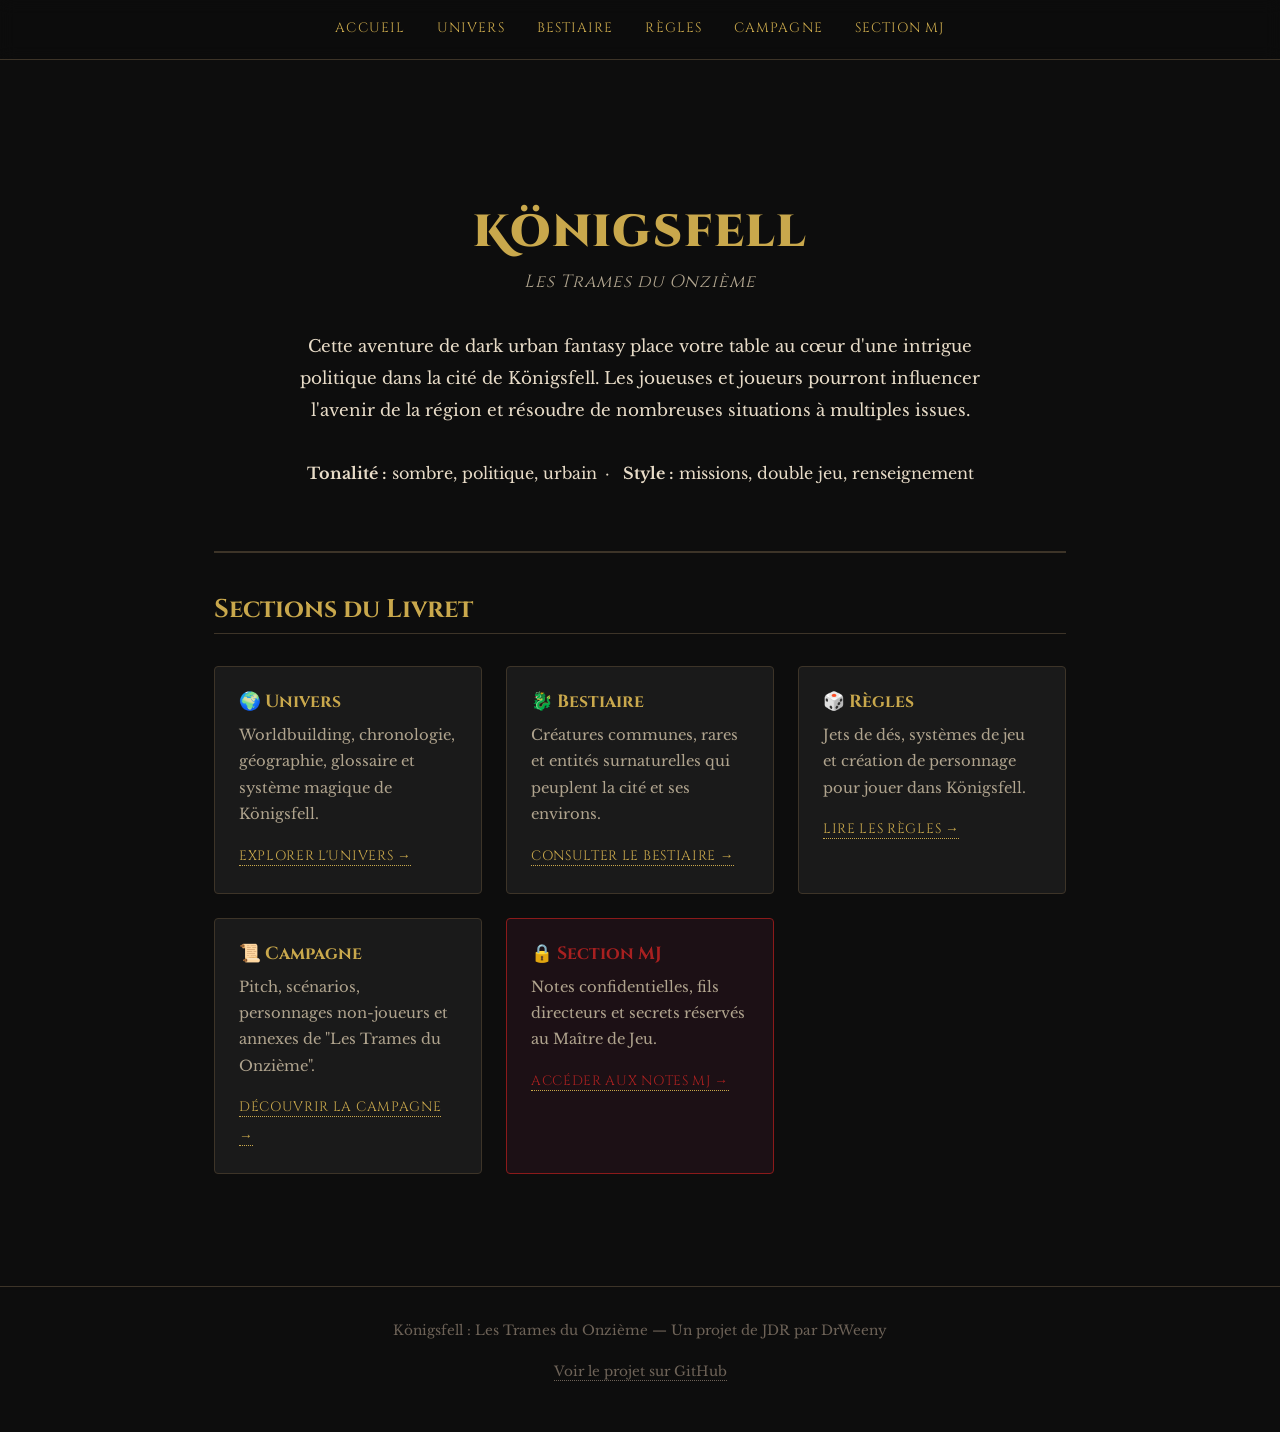
<file: index.html>
<!DOCTYPE html>
<html lang="fr">
<head>
  <meta charset="UTF-8">
  <meta name="viewport" content="width=device-width, initial-scale=1.0">
  <title>Königsfell : Les Trames du Onzième</title>
  <link rel="stylesheet" href="_assets/css/style.css">
</head>
<body>

  <nav>
    <ul>
      <li><a href="index.html">Accueil</a></li>
      <li><a href="univers/index.html">Univers</a></li>
      <li><a href="bestiaire/creatures.md">Bestiaire</a></li>
      <li><a href="regles/jets-de-des.md">Règles</a></li>
      <li><a href="campagnes/trames-du-onzieme/pitch.md">Campagne</a></li>
      <li><a href="mj/notes.md">Section MJ</a></li>
    </ul>
  </nav>

  <div class="container">

    <div class="hero">
      <h1>Königsfell</h1>
      <p class="subtitle">Les Trames du Onzième</p>
      <p class="pitch">
        Cette aventure de dark urban fantasy place votre table au cœur d'une intrigue
        politique dans la cité de Königsfell. Les joueuses et joueurs pourront influencer
        l'avenir de la région et résoudre de nombreuses situations à multiples issues.
      </p>
      <p>
        <strong>Tonalité :</strong> sombre, politique, urbain&ensp;·&ensp;
        <strong>Style :</strong> missions, double jeu, renseignement
      </p>
    </div>

    <h2>Sections du Livret</h2>

    <div class="sections-grid">

      <div class="section-card">
        <h3>🌍 Univers</h3>
        <p>Worldbuilding, chronologie, géographie, glossaire et système magique de Königsfell.</p>
        <a href="univers/index.html">Explorer l'univers →</a>
      </div>

      <div class="section-card">
        <h3>🐉 Bestiaire</h3>
        <p>Créatures communes, rares et entités surnaturelles qui peuplent la cité et ses environs.</p>
        <a href="bestiaire/creatures.md">Consulter le bestiaire →</a>
      </div>

      <div class="section-card">
        <h3>🎲 Règles</h3>
        <p>Jets de dés, systèmes de jeu et création de personnage pour jouer dans Königsfell.</p>
        <a href="regles/jets-de-des.md">Lire les règles →</a>
      </div>

      <div class="section-card">
        <h3>📜 Campagne</h3>
        <p>Pitch, scénarios, personnages non-joueurs et annexes de "Les Trames du Onzième".</p>
        <a href="campagnes/trames-du-onzieme/pitch.md">Découvrir la campagne →</a>
      </div>

      <div class="section-card mj-card">
        <h3>🔒 Section MJ</h3>
        <p>Notes confidentielles, fils directeurs et secrets réservés au Maître de Jeu.</p>
        <a href="mj/notes.md">Accéder aux notes MJ →</a>
      </div>

    </div>

  </div>

  <footer>
    <p>Königsfell : Les Trames du Onzième — Un projet de JDR par DrWeeny</p>
    <p><a href="https://github.com/DrWeeny/Konigsfell">Voir le projet sur GitHub</a></p>
  </footer>

</body>
</html>
</file>
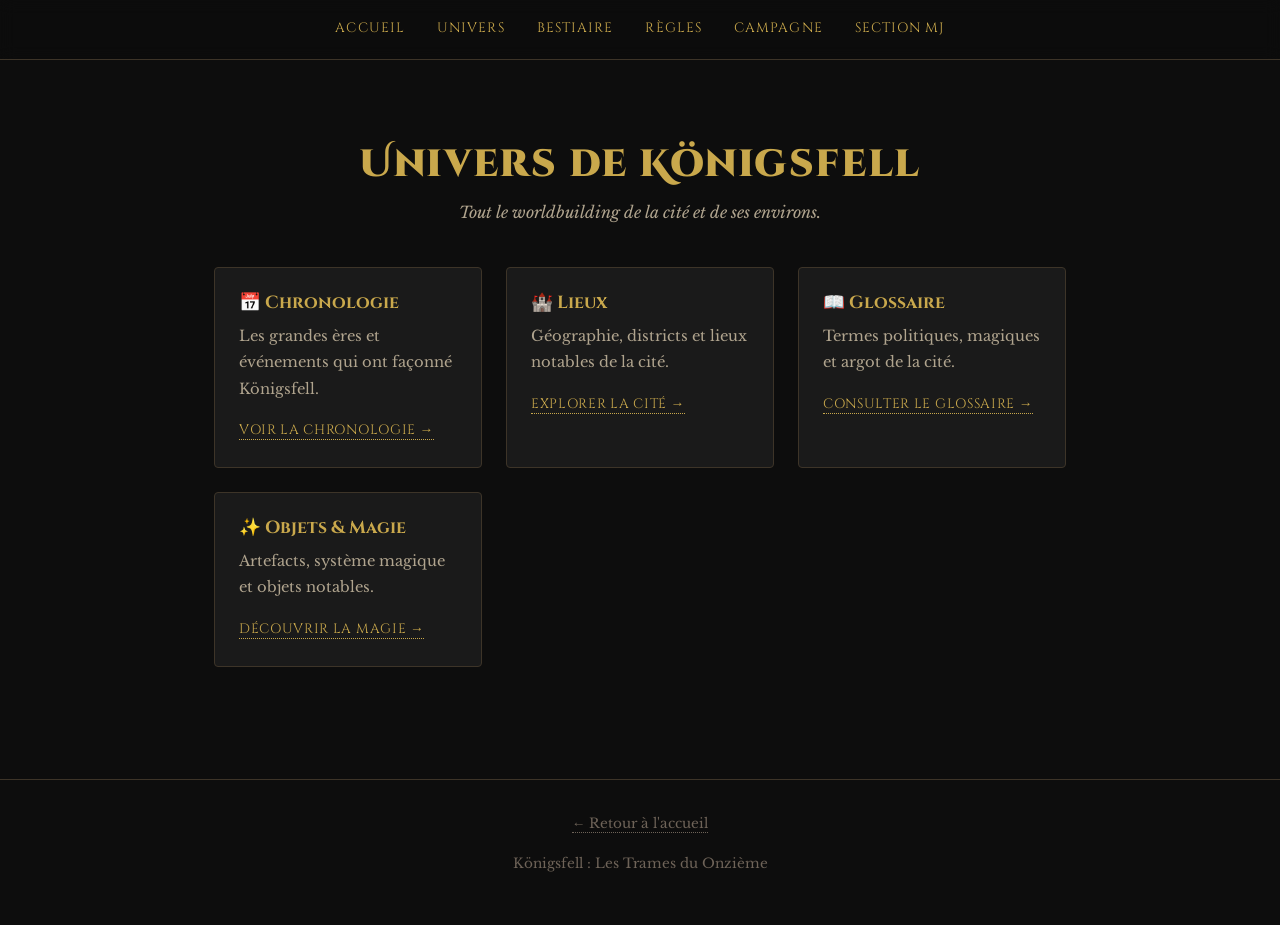
<file: univers/index.html>
<!DOCTYPE html>
<html lang="fr">
<head>
  <meta charset="UTF-8">
  <meta name="viewport" content="width=device-width, initial-scale=1.0">
  <title>Univers — Königsfell</title>
  <link rel="stylesheet" href="../_assets/css/style.css">
</head>
<body>

  <nav>
    <ul>
      <li><a href="../index.html">Accueil</a></li>
      <li><a href="index.html">Univers</a></li>
      <li><a href="../bestiaire/creatures.md">Bestiaire</a></li>
      <li><a href="../regles/jets-de-des.md">Règles</a></li>
      <li><a href="../campagnes/trames-du-onzieme/pitch.md">Campagne</a></li>
      <li><a href="../mj/notes.md">Section MJ</a></li>
    </ul>
  </nav>

  <div class="container">

    <h1>Univers de Königsfell</h1>
    <p style="text-align:center; font-style:italic; color:var(--text-secondary); margin-bottom:2.5rem;">
      Tout le worldbuilding de la cité et de ses environs.
    </p>

    <div class="sections-grid">

      <div class="section-card">
        <h3>📅 Chronologie</h3>
        <p>Les grandes ères et événements qui ont façonné Königsfell.</p>
        <a href="timeline.md">Voir la chronologie →</a>
      </div>

      <div class="section-card">
        <h3>🏰 Lieux</h3>
        <p>Géographie, districts et lieux notables de la cité.</p>
        <a href="lieux/konigsfell-ville.md">Explorer la cité →</a>
      </div>

      <div class="section-card">
        <h3>📖 Glossaire</h3>
        <p>Termes politiques, magiques et argot de la cité.</p>
        <a href="glossaire.md">Consulter le glossaire →</a>
      </div>

      <div class="section-card">
        <h3>✨ Objets &amp; Magie</h3>
        <p>Artefacts, système magique et objets notables.</p>
        <a href="objets-et-magie.md">Découvrir la magie →</a>
      </div>

    </div>

  </div>

  <footer>
    <p><a href="../index.html">← Retour à l'accueil</a></p>
    <p>Königsfell : Les Trames du Onzième</p>
  </footer>

</body>
</html>
</file>
<file: _assets/css/style.css>
/* ============================================
   Königsfell : Les Trames du Onzième
   Style typographique — Dark Fantasy
   Inspiré de Mörk Borg, Warhammer FB, Dragon
   ============================================ */

@import url('https://fonts.googleapis.com/css2?family=Cinzel+Decorative:wght@400;700;900&family=Cinzel:wght@400;700&family=Libre+Baskerville:ital,wght@0,400;0,700;1,400&display=swap');

/* --- Variables & Reset --- */
:root {
  --bg-primary: #0d0d0d;
  --bg-secondary: #161616;
  --bg-card: #1a1a1a;
  --bg-mj: #1c1015;
  --text-primary: #e8dcc8;
  --text-secondary: #b0a48e;
  --text-muted: #6e6358;
  --accent-gold: #c9a84c;
  --accent-red: #8b1a1a;
  --accent-red-light: #a82020;
  --accent-highlight: #d4af37;
  --border-subtle: #2a2520;
  --border-ornament: #3d3428;
  --nav-bg: rgba(13, 13, 13, 0.92);
  --font-display: 'Cinzel Decorative', serif;
  --font-heading: 'Cinzel', serif;
  --font-body: 'Libre Baskerville', Georgia, serif;
  --max-width: 900px;
}

*,
*::before,
*::after {
  margin: 0;
  padding: 0;
  box-sizing: border-box;
}

html {
  font-size: 16px;
  scroll-behavior: smooth;
}

body {
  background-color: var(--bg-primary);
  color: var(--text-primary);
  font-family: var(--font-body);
  line-height: 1.8;
  min-height: 100vh;
}

/* --- Navigation sticky --- */
nav {
  position: sticky;
  top: 0;
  z-index: 100;
  background: var(--nav-bg);
  backdrop-filter: blur(8px);
  border-bottom: 1px solid var(--border-ornament);
  padding: 0.75rem 1.5rem;
}

nav ul {
  display: flex;
  justify-content: center;
  align-items: center;
  gap: 2rem;
  list-style: none;
  max-width: var(--max-width);
  margin: 0 auto;
  flex-wrap: wrap;
}

nav a {
  color: var(--accent-gold);
  text-decoration: none;
  font-family: var(--font-heading);
  font-size: 0.85rem;
  letter-spacing: 0.08em;
  text-transform: uppercase;
  transition: color 0.2s ease;
  padding: 0.25rem 0;
  border-bottom: 1px solid transparent;
}

nav a:hover,
nav a:focus {
  color: var(--accent-highlight);
  border-bottom-color: var(--accent-gold);
}

/* --- Layout principal --- */
.container {
  max-width: var(--max-width);
  margin: 0 auto;
  padding: 2rem 1.5rem 4rem;
}

/* --- Typographie --- */
h1, h2, h3, h4, h5, h6 {
  font-family: var(--font-heading);
  color: var(--text-primary);
  line-height: 1.3;
  margin-top: 2.5rem;
  margin-bottom: 1rem;
}

h1 {
  font-family: var(--font-display);
  font-size: 2.4rem;
  font-weight: 900;
  color: var(--accent-gold);
  text-align: center;
  margin-top: 3rem;
  margin-bottom: 0.5rem;
  letter-spacing: 0.04em;
}

h2 {
  font-size: 1.6rem;
  color: var(--accent-gold);
  border-bottom: 1px solid var(--border-ornament);
  padding-bottom: 0.4rem;
}

h3 {
  font-size: 1.25rem;
  color: var(--text-primary);
}

h4 {
  font-size: 1.05rem;
  color: var(--text-secondary);
  font-style: italic;
}

p {
  margin-bottom: 1rem;
}

a {
  color: var(--accent-gold);
  text-decoration: none;
  border-bottom: 1px dotted var(--accent-gold);
  transition: color 0.2s ease, border-color 0.2s ease;
}

a:hover,
a:focus {
  color: var(--accent-highlight);
  border-bottom-style: solid;
}

/* --- Hero / Page d'accueil --- */
.hero {
  text-align: center;
  padding: 4rem 1rem 3rem;
  border-bottom: 2px solid var(--border-ornament);
  margin-bottom: 2.5rem;
}

.hero h1 {
  font-size: 2.8rem;
  margin-bottom: 0.3rem;
}

.hero .subtitle {
  font-family: var(--font-heading);
  font-size: 1.1rem;
  color: var(--text-secondary);
  font-style: italic;
  letter-spacing: 0.05em;
  margin-bottom: 2rem;
}

.hero .pitch {
  max-width: 700px;
  margin: 0 auto 2rem;
  font-size: 1.05rem;
  line-height: 1.9;
  color: var(--text-primary);
}

/* --- Sections / Cards --- */
.sections-grid {
  display: grid;
  grid-template-columns: repeat(auto-fit, minmax(250px, 1fr));
  gap: 1.5rem;
  margin-top: 2rem;
}

.section-card {
  background: var(--bg-card);
  border: 1px solid var(--border-ornament);
  border-radius: 4px;
  padding: 1.5rem;
  transition: border-color 0.2s ease, transform 0.15s ease;
}

.section-card:hover {
  border-color: var(--accent-gold);
  transform: translateY(-2px);
}

.section-card h3 {
  font-family: var(--font-heading);
  color: var(--accent-gold);
  margin-top: 0;
  margin-bottom: 0.5rem;
  font-size: 1.1rem;
}

.section-card p {
  color: var(--text-secondary);
  font-size: 0.92rem;
  margin-bottom: 0.75rem;
}

.section-card a {
  font-family: var(--font-heading);
  font-size: 0.85rem;
  letter-spacing: 0.05em;
  text-transform: uppercase;
}

/* --- Encadrés (règles, encarts) --- */
.encadre {
  background: var(--bg-secondary);
  border-left: 4px solid var(--accent-gold);
  border-radius: 2px;
  padding: 1.25rem 1.5rem;
  margin: 1.5rem 0;
  font-size: 0.95rem;
}

.encadre-important {
  background: var(--bg-secondary);
  border-left: 4px solid var(--accent-red-light);
  border-radius: 2px;
  padding: 1.25rem 1.5rem;
  margin: 1.5rem 0;
  font-size: 0.95rem;
}

blockquote {
  background: var(--bg-secondary);
  border-left: 4px solid var(--accent-gold);
  border-radius: 2px;
  padding: 1rem 1.5rem;
  margin: 1.5rem 0;
  font-style: italic;
  color: var(--text-secondary);
}

/* --- Tables --- */
table {
  width: 100%;
  border-collapse: collapse;
  margin: 1.5rem 0;
  font-size: 0.95rem;
}

thead {
  background: var(--bg-secondary);
}

th {
  font-family: var(--font-heading);
  color: var(--accent-gold);
  text-align: left;
  padding: 0.75rem 1rem;
  border-bottom: 2px solid var(--border-ornament);
  font-size: 0.9rem;
  letter-spacing: 0.03em;
}

td {
  padding: 0.6rem 1rem;
  border-bottom: 1px solid var(--border-subtle);
}

tr:hover {
  background: var(--bg-card);
}

/* --- Listes --- */
ul, ol {
  margin: 1rem 0 1rem 1.5rem;
}

li {
  margin-bottom: 0.4rem;
}

li::marker {
  color: var(--accent-gold);
}

/* --- Section MJ — style distinct --- */
.mj-section {
  background: var(--bg-mj);
  border: 1px solid var(--accent-red);
  border-left: 4px solid var(--accent-red-light);
  border-radius: 4px;
  padding: 1.5rem;
  margin: 2rem 0;
}

.mj-section h2,
.mj-section h3 {
  color: var(--accent-red-light);
}

.mj-warning {
  display: inline-block;
  background: var(--accent-red);
  color: #fff;
  font-family: var(--font-heading);
  font-size: 0.75rem;
  letter-spacing: 0.1em;
  text-transform: uppercase;
  padding: 0.2rem 0.6rem;
  border-radius: 2px;
  margin-bottom: 0.5rem;
}

.section-card.mj-card {
  background: var(--bg-mj);
  border-color: var(--accent-red);
}

.section-card.mj-card h3 {
  color: var(--accent-red-light);
}

.section-card.mj-card a {
  color: var(--accent-red-light);
}

/* --- Séparateurs --- */
hr {
  border: none;
  border-top: 1px solid var(--border-ornament);
  margin: 2.5rem 0;
}

/* --- Footer --- */
footer {
  text-align: center;
  padding: 2rem 1rem;
  border-top: 1px solid var(--border-ornament);
  margin-top: 3rem;
  color: var(--text-muted);
  font-size: 0.85rem;
}

footer a {
  color: var(--text-muted);
  border-bottom-color: var(--text-muted);
}

footer a:hover {
  color: var(--accent-gold);
}

/* --- Responsive mobile --- */
@media (max-width: 768px) {
  html {
    font-size: 15px;
  }

  .hero h1 {
    font-size: 2rem;
  }

  h1 {
    font-size: 1.8rem;
  }

  h2 {
    font-size: 1.3rem;
  }

  nav ul {
    gap: 1rem;
    font-size: 0.8rem;
  }

  .container {
    padding: 1.5rem 1rem 3rem;
  }

  .sections-grid {
    grid-template-columns: 1fr;
  }
}

@media (max-width: 480px) {
  .hero h1 {
    font-size: 1.6rem;
  }

  nav ul {
    flex-direction: column;
    gap: 0.5rem;
  }

  .hero {
    padding: 2.5rem 0.5rem 2rem;
  }
}
</file>
